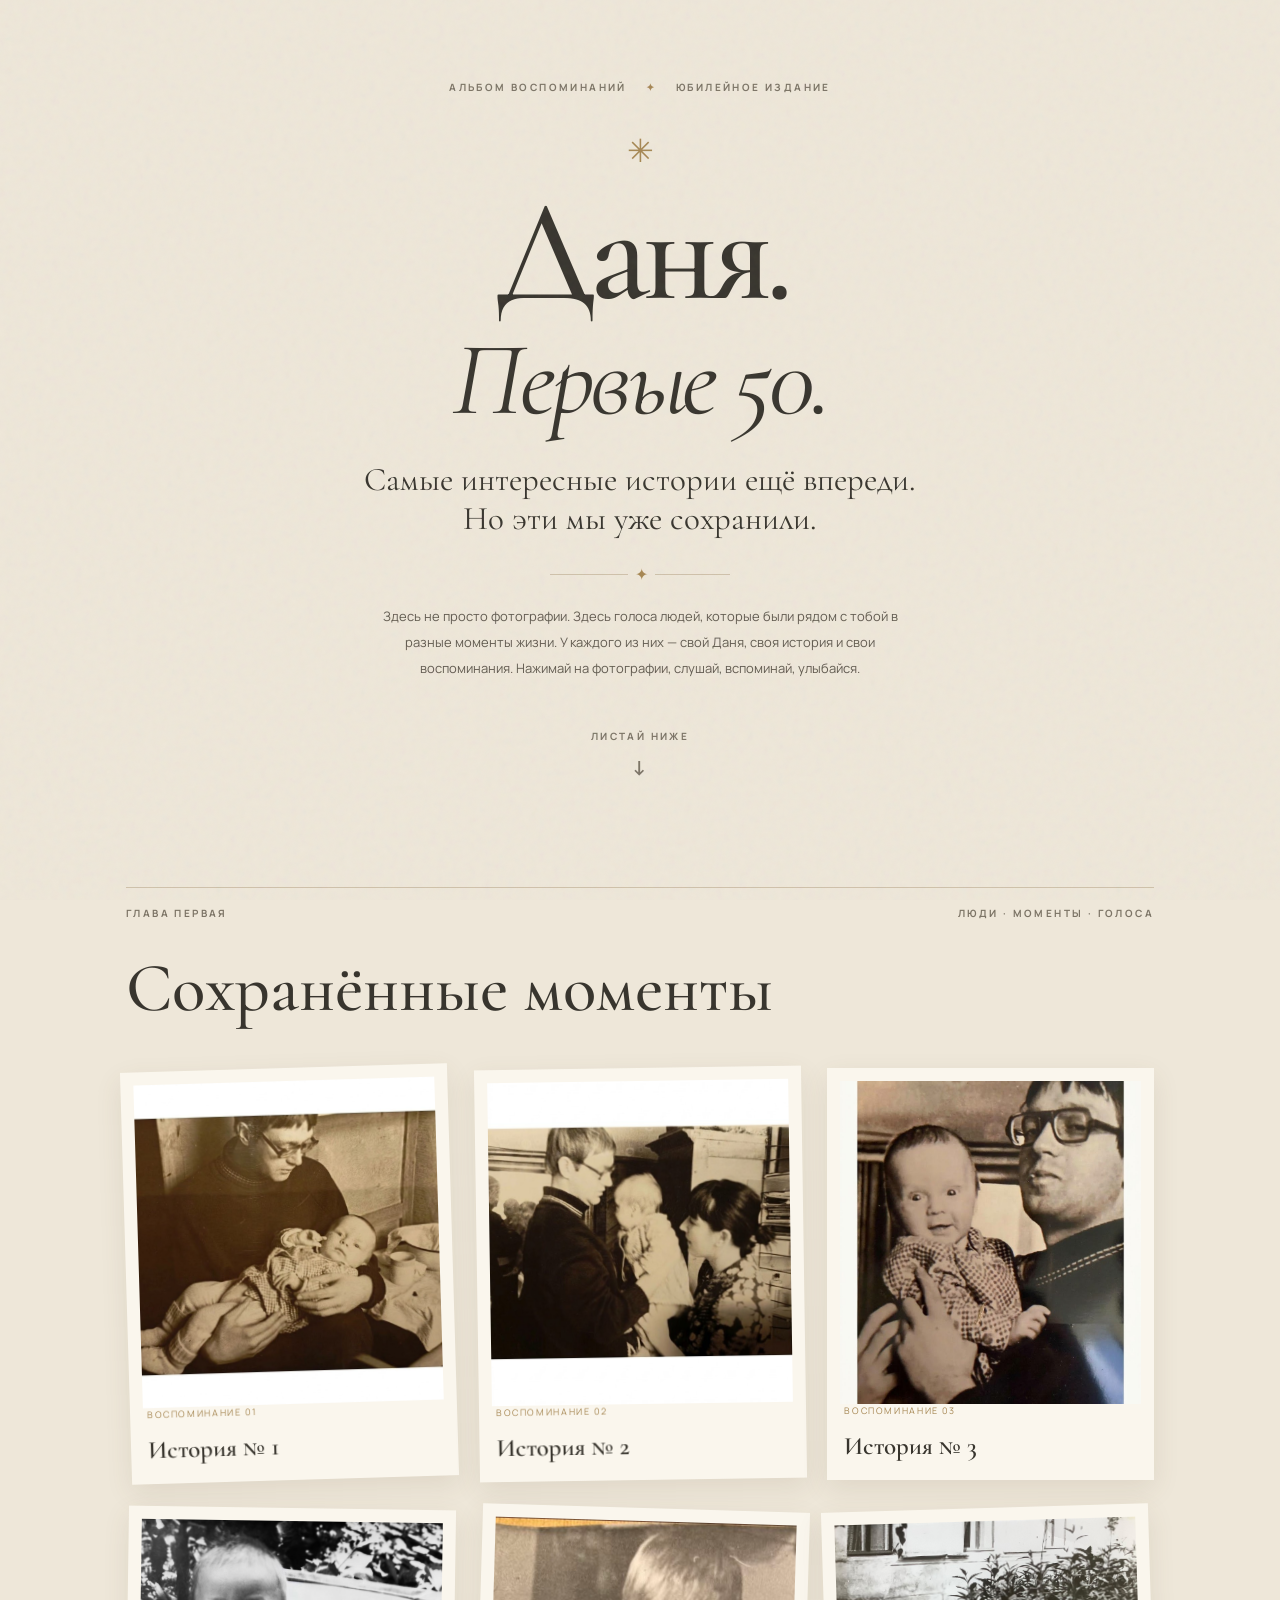
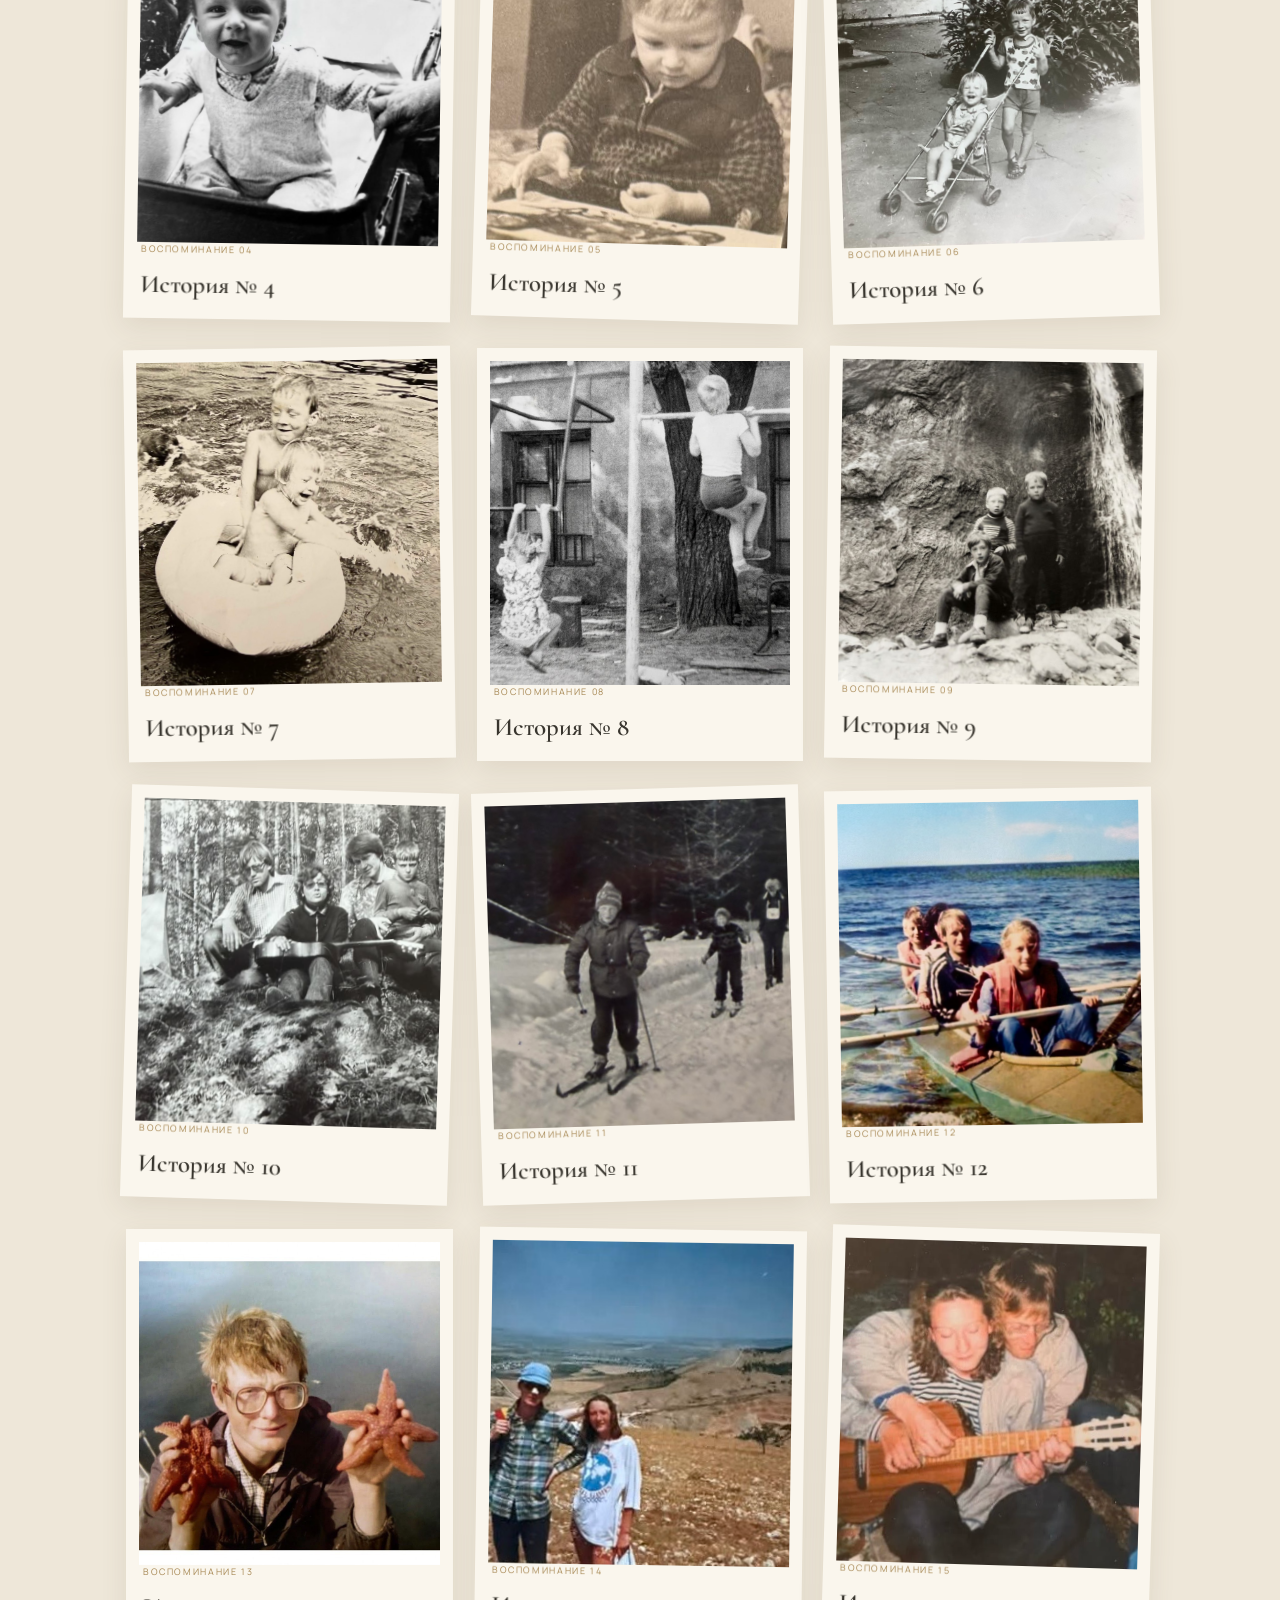
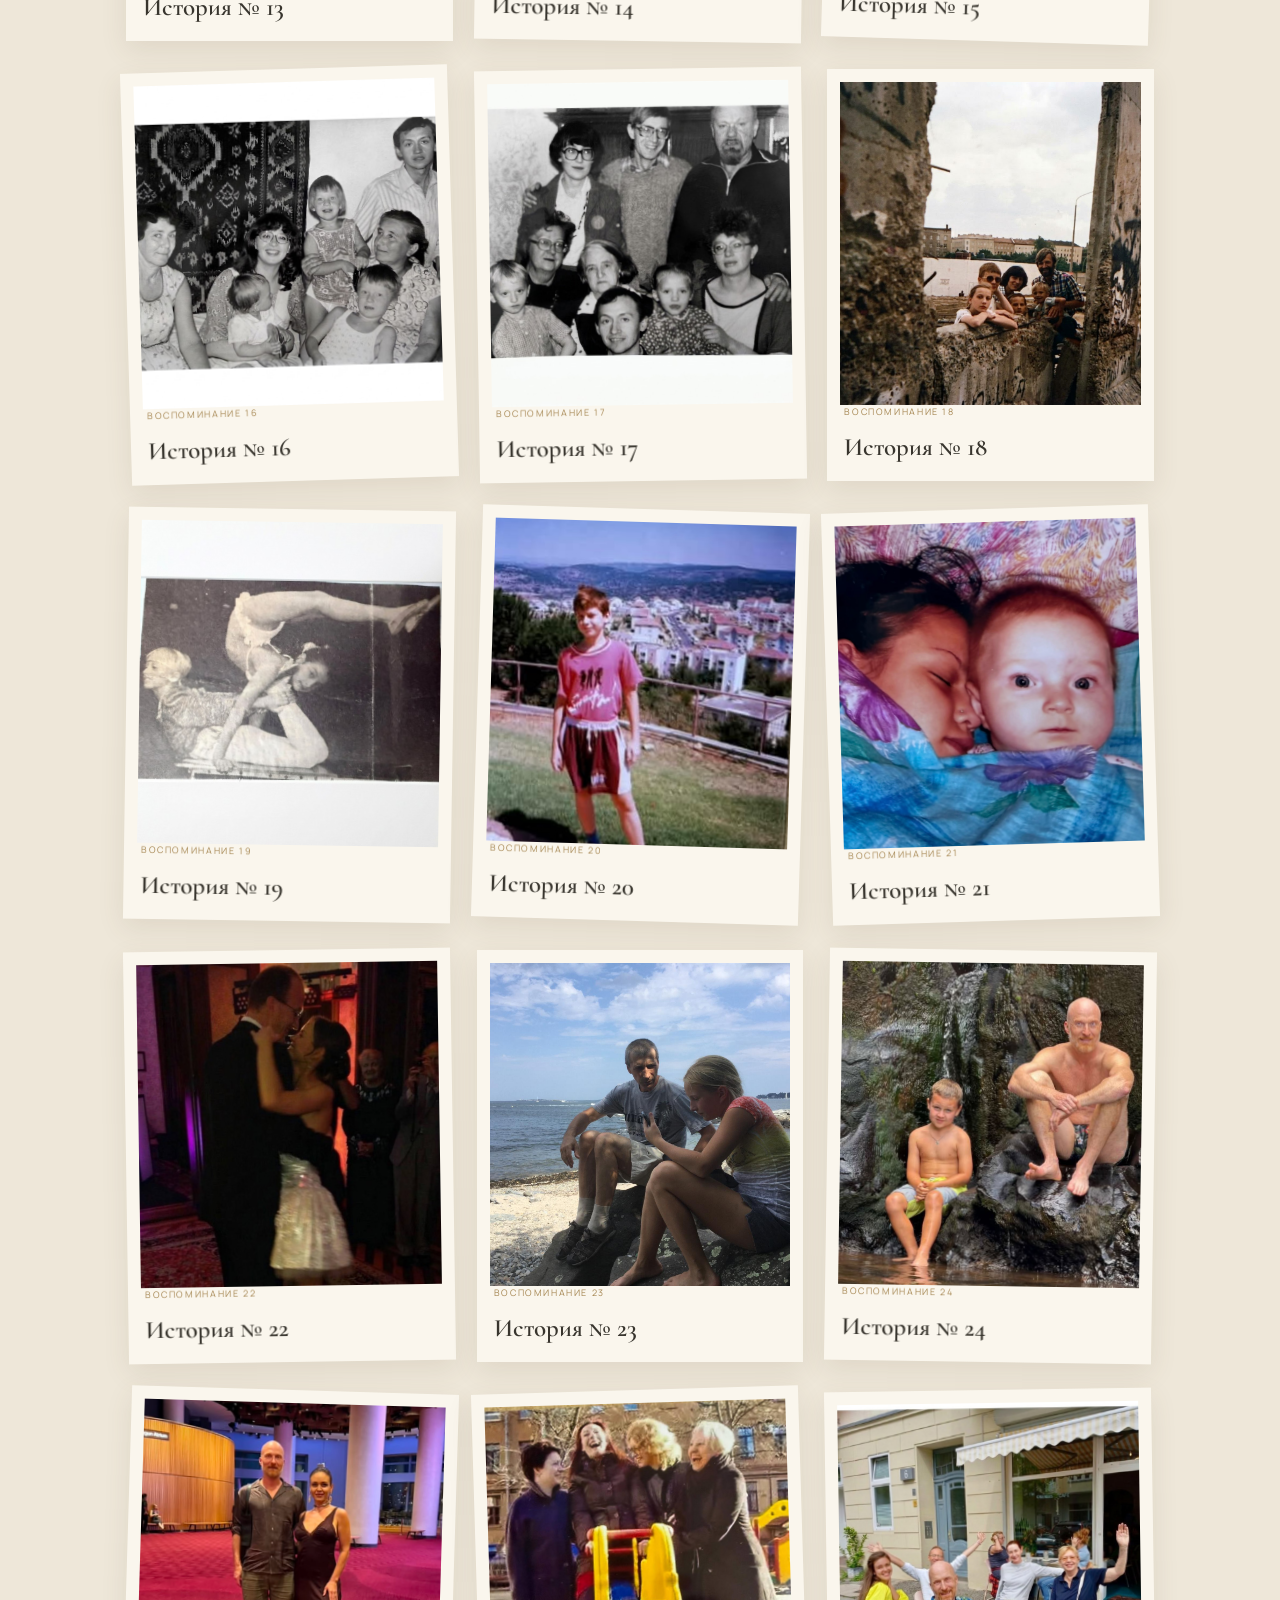
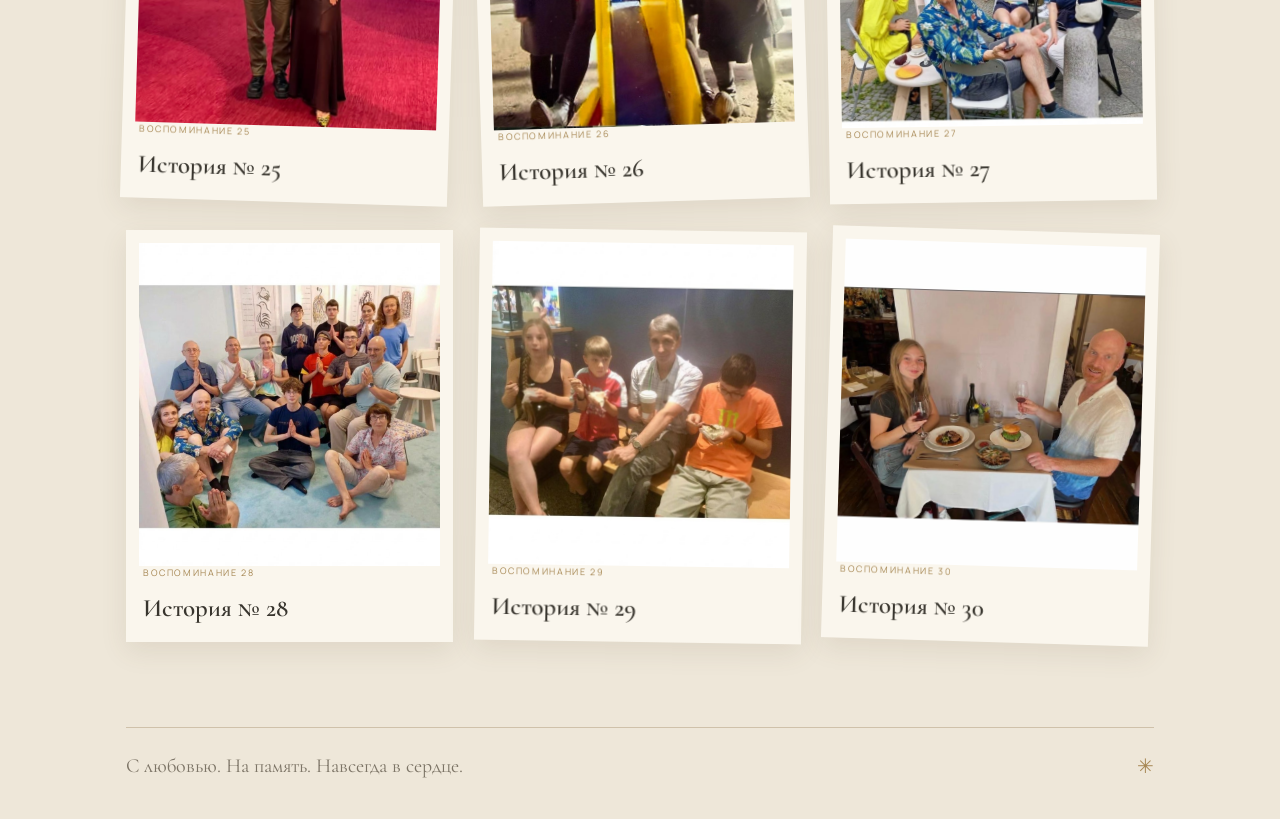
<file: index.html>
<!doctype html><html lang="ru"><head><meta charset="utf-8"><meta name="viewport" content="width=device-width,initial-scale=1"><meta name="theme-color" content="#eee7d9"><title>Даня. Первые 50.</title><link rel="stylesheet" href="style.css"></head><body><div class="grain"></div><main class="shell"><header class="hero"><div class="eyebrow">АЛЬБОМ ВОСПОМИНАНИЙ <span>✦</span> ЮБИЛЕЙНОЕ ИЗДАНИЕ</div><div class="ornament">✳</div><h1>Даня.<br><em>Первые 50.</em></h1><p class="lead">Самые интересные истории ещё впереди.<br>Но эти мы уже сохранили.</p><div class="rule"><span>✦</span></div><p class="intro">Здесь не просто фотографии. Здесь голоса людей, которые были рядом с тобой в разные моменты жизни. У каждого из них — свой Даня, своя история и свои воспоминания. Нажимай на фотографии, слушай, вспоминай, улыбайся.</p><div class="scroll-note">ЛИСТАЙ НИЖЕ <span>↓</span></div></header><section class="album"><div class="section-top"><span>ГЛАВА ПЕРВАЯ</span><span>ЛЮДИ · МОМЕНТЫ · ГОЛОСА</span></div><h2>Сохранённые моменты</h2><div id="grid" class="grid"></div><p id="empty" class="empty" hidden>Пока нет фотографий. Добавь файлы в папку photos — и они появятся здесь.</p></section><footer>С любовью. На память. Навсегда в сердце. <span>✳</span></footer></main><script src="config.js"></script><script src="app.js"></script></body></html>
</file>
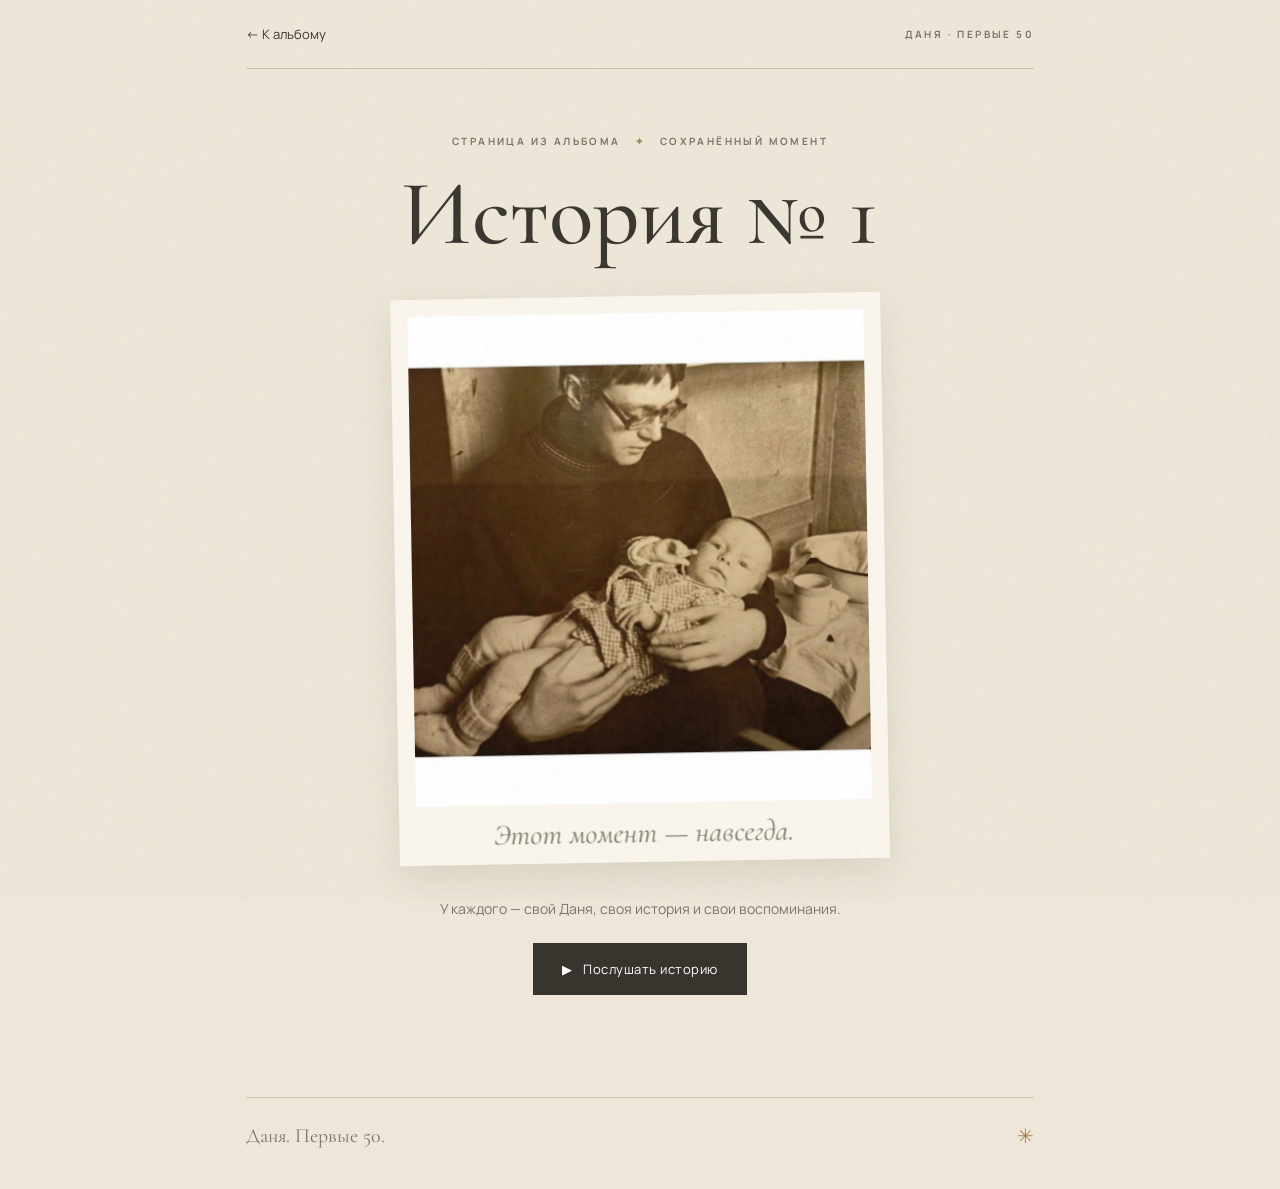
<file: memory.html>
<!doctype html><html lang="ru"><head><meta charset="utf-8"><meta name="viewport" content="width=device-width,initial-scale=1"><meta name="theme-color" content="#eee7d9"><title>История — Даня. Первые 50.</title><link rel="stylesheet" href="style.css"></head><body><div class="grain"></div><main class="shell detail-shell"><nav><a class="back" href="index.html">← К альбому</a><span class="nav-mark">ДАНЯ · ПЕРВЫЕ 50</span></nav><section id="detail" class="detail"><div class="detail-label">СТРАНИЦА ИЗ АЛЬБОМА <span>✦</span> СОХРАНЁННЫЙ МОМЕНТ</div><h1 id="memory-title"></h1><div class="detail-paper"><div id="photo"></div><div class="handwritten">Этот момент — навсегда.</div></div><p id="caption"></p><button id="play" type="button">▶ &nbsp; Послушать историю</button><audio id="player" controls preload="none" hidden></audio><p id="audio-hint" class="hint"></p></section><footer>Даня. Первые 50. <span>✳</span></footer></main><script src="config.js"></script><script src="app.js"></script></body></html>
</file>
<file: style.css>
@import url('https://fonts.googleapis.com/css2?family=Cormorant+Garamond:wght@400;500;600;700&family=Manrope:wght@400;500;600;700&display=swap');
:root{--bg:#eee7d9;--paper:#faf6ed;--ink:#38352e;--muted:#7c7466;--gold:#a68753;--line:#cfc1aa}*{box-sizing:border-box}html{scroll-behavior:smooth}body{margin:0;background:var(--bg);color:var(--ink);font-family:Manrope,Arial,sans-serif}.grain{position:fixed;inset:0;pointer-events:none;opacity:.19;background-image:url("data:image/svg+xml,%3Csvg viewBox='0 0 180 180' xmlns='http://www.w3.org/2000/svg'%3E%3Cfilter id='n'%3E%3CfeTurbulence type='fractalNoise' baseFrequency='.65' numOctaves='3' stitchTiles='stitch'/%3E%3C/filter%3E%3Crect width='100%25' height='100%25' filter='url(%23n)' opacity='.25'/%3E%3C/svg%3E");z-index:10}.shell{max-width:1080px;margin:auto;padding:0 26px}.hero{text-align:center;min-height:690px;display:flex;flex-direction:column;align-items:center;justify-content:center;padding:80px 0 75px}.eyebrow,.scroll-note,.section-top,.detail-label,.nav-mark{font-size:10px;letter-spacing:.24em;font-weight:700;color:var(--muted)}.eyebrow span{margin:0 15px;color:var(--gold)}.ornament{font-size:32px;color:var(--gold);margin:34px 0 7px}h1,h2,.handwritten{font-family:'Cormorant Garamond',Georgia,serif}.hero h1{font-size:clamp(78px,12vw,145px);font-weight:500;line-height:.79;letter-spacing:-.055em;margin:16px 0 37px}.hero h1 em{font-weight:400;font-style:italic;font-size:.72em;letter-spacing:-.04em}.lead{font-family:'Cormorant Garamond',Georgia,serif;font-size:clamp(23px,3.2vw,33px);line-height:1.18;margin:0}.rule{width:180px;border-top:1px solid var(--line);margin:35px auto 28px;position:relative}.rule span{position:absolute;top:-12px;left:calc(50% - 12px);background:var(--bg);padding:0 7px;color:var(--gold)}.intro{max-width:560px;font-size:13px;line-height:2;color:#625b50;margin:0}.scroll-note{margin-top:48px}.scroll-note span{display:block;margin-top:10px;font-size:20px}.album{padding:32px 0 85px}.section-top{border-top:1px solid var(--line);padding-top:18px;display:flex;justify-content:space-between;gap:12px}.album h2{font-weight:500;font-size:clamp(44px,6vw,69px);margin:26px 0 38px}.grid{display:grid;grid-template-columns:repeat(3,minmax(0,1fr));gap:28px 24px}.card{text-decoration:none;color:inherit;background:var(--paper);padding:13px 13px 17px;box-shadow:0 9px 25px #66563a1c;transform:rotate(var(--tilt));transition:transform .25s,box-shadow .25s;animation:rise .5s both}.card:hover{transform:rotate(0) translateY(-6px);box-shadow:0 16px 34px #66563a30}.imagebox{aspect-ratio:4/4.3;background:#d8cebc;overflow:hidden;display:flex;align-items:center;justify-content:center}.imagebox img{width:100%;height:100%;object-fit:cover;display:block}.card h3{font-family:'Cormorant Garamond',Georgia,serif;font-size:25px;font-weight:600;margin:14px 4px 2px}.card .number{font-size:9px;letter-spacing:.18em;color:var(--gold);margin:0 4px}.empty{padding:40px;text-align:center;color:var(--muted);border:1px dashed var(--line)}footer{border-top:1px solid var(--line);padding:26px 0 40px;display:flex;justify-content:space-between;font-family:'Cormorant Garamond',Georgia,serif;font-size:20px;color:var(--muted)}footer span{color:var(--gold)}nav{display:flex;justify-content:space-between;align-items:center;border-bottom:1px solid var(--line);padding:25px 0}.back{color:var(--ink);text-decoration:none;font-size:13px}.detail-shell{max-width:840px}.detail{text-align:center;padding:65px 0 90px}.detail-label span{color:var(--gold);margin:0 10px}.detail h1{font-size:clamp(52px,9vw,92px);font-weight:500;line-height:1;margin:20px 0 36px}.detail-paper{max-width:490px;margin:0 auto;background:var(--paper);padding:17px 17px 6px;box-shadow:0 13px 35px #66563a24;transform:rotate(-1deg);animation:rise .65s both}.detail-paper .imagebox{aspect-ratio:4/4.3}.handwritten{font-size:29px;font-style:italic;color:var(--muted);padding:12px 0 6px}.detail #caption{font-size:14px;line-height:1.9;color:var(--muted);max-width:490px;margin:34px auto 20px}button{font-family:Manrope,Arial,sans-serif;border:1px solid var(--ink);background:var(--ink);color:#fff;padding:16px 28px;font-size:13px;cursor:pointer;letter-spacing:.04em}button:hover{background:#645742}audio{display:block;margin:20px auto;width:min(100%,390px)}audio[hidden]{display:none}.hint{font-size:12px;color:#8b5c48}.detail .missing-note{padding:45px 15px;background:var(--paper);color:var(--muted)}@keyframes rise{from{opacity:0;translate:0 14px}to{opacity:1;translate:0 0}}@media(max-width:680px){.shell{padding:0 18px}.hero{min-height:640px;padding:65px 0}.hero h1{font-size:78px}.intro{font-size:12px}.section-top{font-size:8px}.grid{grid-template-columns:repeat(2,minmax(0,1fr));gap:17px 12px}.card{padding:8px 8px 12px}.card h3{font-size:20px}.album h2{font-size:47px}.nav-mark{font-size:8px}.detail{padding:55px 0}.detail-paper{max-width:440px}}@media(max-width:380px){.hero h1{font-size:67px}.grid{grid-template-columns:1fr 1fr}}@media(prefers-reduced-motion:reduce){*,*:before,*:after{animation:none!important;transition:none!important}}
</file>
